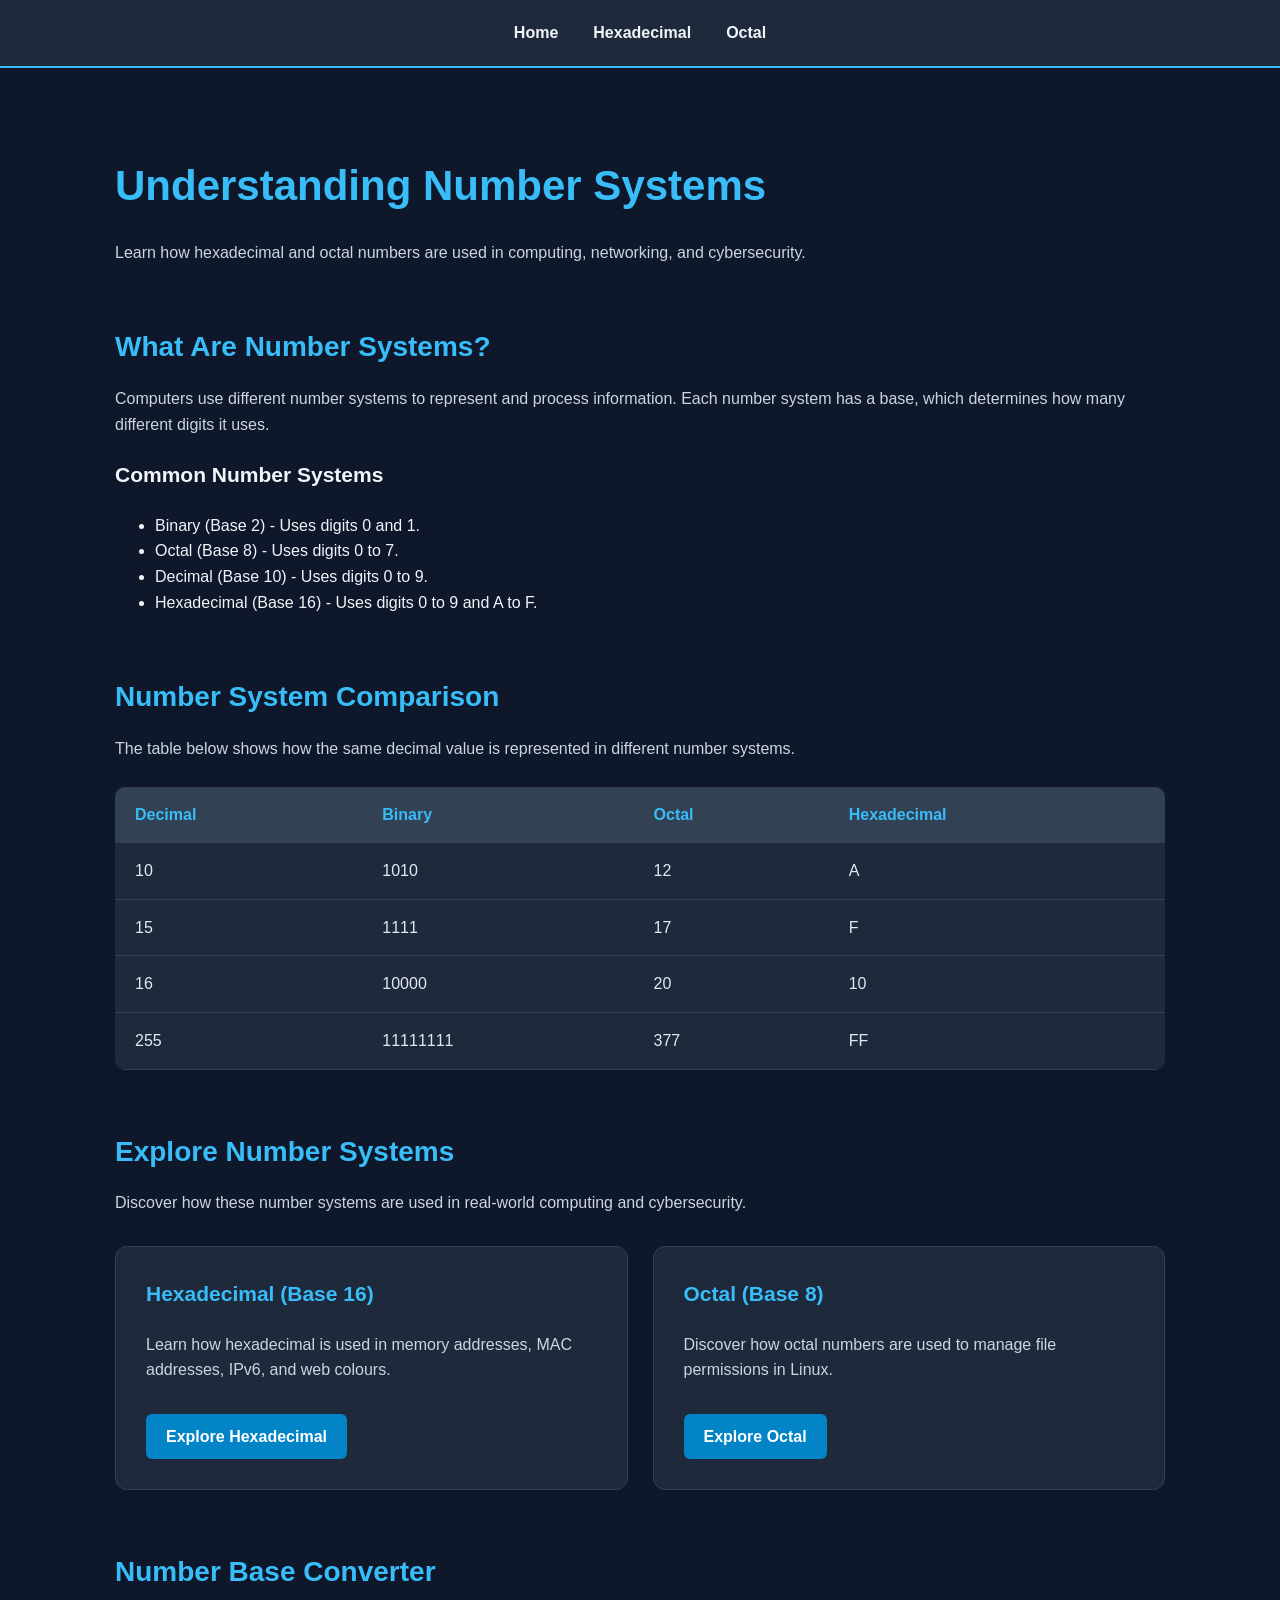
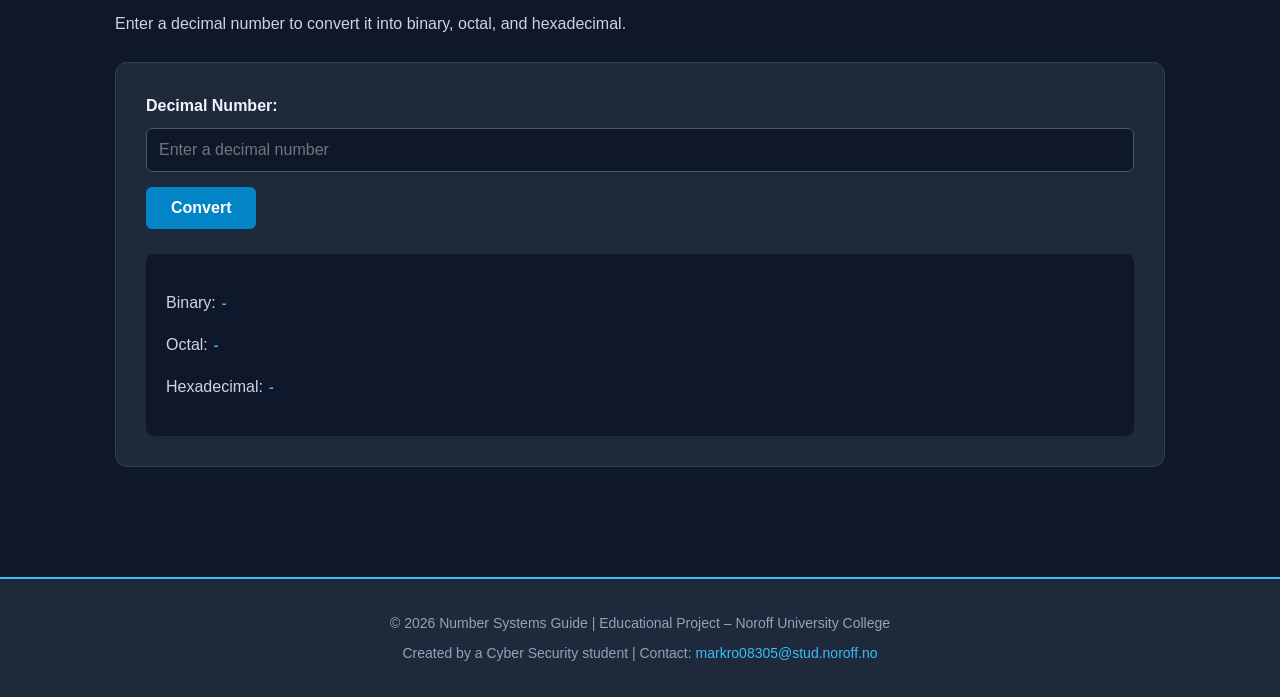
<file: index.html>
<!DOCTYPE html>

<html lang="en">

<head>
    <meta charset="UTF-8">
    <meta name="viewport" content="width=device-width, initial-scale=1.0">
    <title>Number Systems Guide</title>
    <link rel="stylesheet" href="css/style.css">
</head>



<body>
    <header>
        <nav>
            <a href="index.html">Home</a>
            <a href="hexadecimal.html">Hexadecimal</a>
            <a href="octal.html">Octal</a>
        </nav>
    </header>
    
<main>

    <section id="introduction">
        <h1>Understanding Number Systems</h1>
        <p>
            Learn how hexadecimal and octal numbers are used
            in computing, networking, and cybersecurity.
        </p>
    </section>

<section id="number-systems">

    <h2>What Are Number Systems?</h2>
    <p>
        Computers use different number systems to represent
        and process information. Each number system has a
        base, which determines how many different digits
        it uses.
    </p>

    <h3>Common Number Systems</h3>
    <ul>
        <li>Binary (Base 2) - Uses digits 0 and 1.</li>
        <li>Octal (Base 8) - Uses digits 0 to 7.</li>
        <li>Decimal (Base 10) - Uses digits 0 to 9.</li>
        <li>Hexadecimal (Base 16) - Uses digits 0 to 9 and A to F.</li>
    </ul>

</section>

<section id="comparison">
    <h2>Number System Comparison</h2>
    <p>
        The table below shows how the same decimal
        value is represented in different number systems.
    </p>

    <table>
        <thead>
            <tr>
                <th scope="col">Decimal</th>
                <th scope="col">Binary</th>
                <th scope="col">Octal</th>
                <th scope="col">Hexadecimal</th>
            </tr>
        </thead>
        <tbody>
            <tr>
                <td>10</td>
                <td>1010</td>
                <td>12</td>
                <td>A</td>
            </tr>
            <tr>
                <td>15</td>
                <td>1111</td>
                <td>17</td>
                <td>F</td>
            </tr>
            <tr>
                <td>16</td>
                <td>10000</td>
                <td>20</td>
                <td>10</td>
            </tr>
            <tr>
                <td>255</td>
                <td>11111111</td>
                <td>377</td>
                <td>FF</td>
            </tr>
        </tbody>
    </table>
</section>


<section id="explore">
    <h2>Explore Number Systems</h2>
    <p>
        Discover how these number systems are used
        in real-world computing and cybersecurity.
    </p>

    <div class="card-container">
        <article class="card">
            <h3>Hexadecimal (Base 16)</h3>
            <p>
                Learn how hexadecimal is used in
                memory addresses, MAC addresses,
                IPv6, and web colours.
            </p>
            <a href="hexadecimal.html">Explore Hexadecimal</a>
        </article>

        <article class="card">
            <h3>Octal (Base 8)</h3>
            <p>
                Discover how octal numbers are used
                to manage file permissions in Linux.
            </p>
            <a href="octal.html">Explore Octal</a>
        </article>
    </div>
</section>

<section id="converter">
    <h2>Number Base Converter</h2>

    <p>
        Enter a decimal number to convert it into
        binary, octal, and hexadecimal.
    </p>

    <div class="converter-container">
        <label for="decimal-input">Decimal Number:</label>

        <input
            type="number"
            id="decimal-input"
            min="0"
            step="1"
            placeholder="Enter a decimal number"
        >

        <button id="convert-button" type="button">
            Convert
        </button>

        <div id="conversion-results">
            <p>Binary: <span id="binary-result">-</span></p>
            <p>Octal: <span id="octal-result">-</span></p>
            <p>Hexadecimal: <span id="hex-result">-</span></p>
        </div>
    </div>
</section>


</main>

<footer>
    <p>
        &copy; 2026 Number Systems Guide |
        Educational Project – Noroff University College
    </p>
    <p>
        Created by a Cyber Security student |
        Contact: <a href="mailto:markro08305@stud.noroff.no">
            markro08305@stud.noroff.no
        </a>
    </p>
</footer>

<script src="js/script.js"></script>

</body>

</html>
</file>
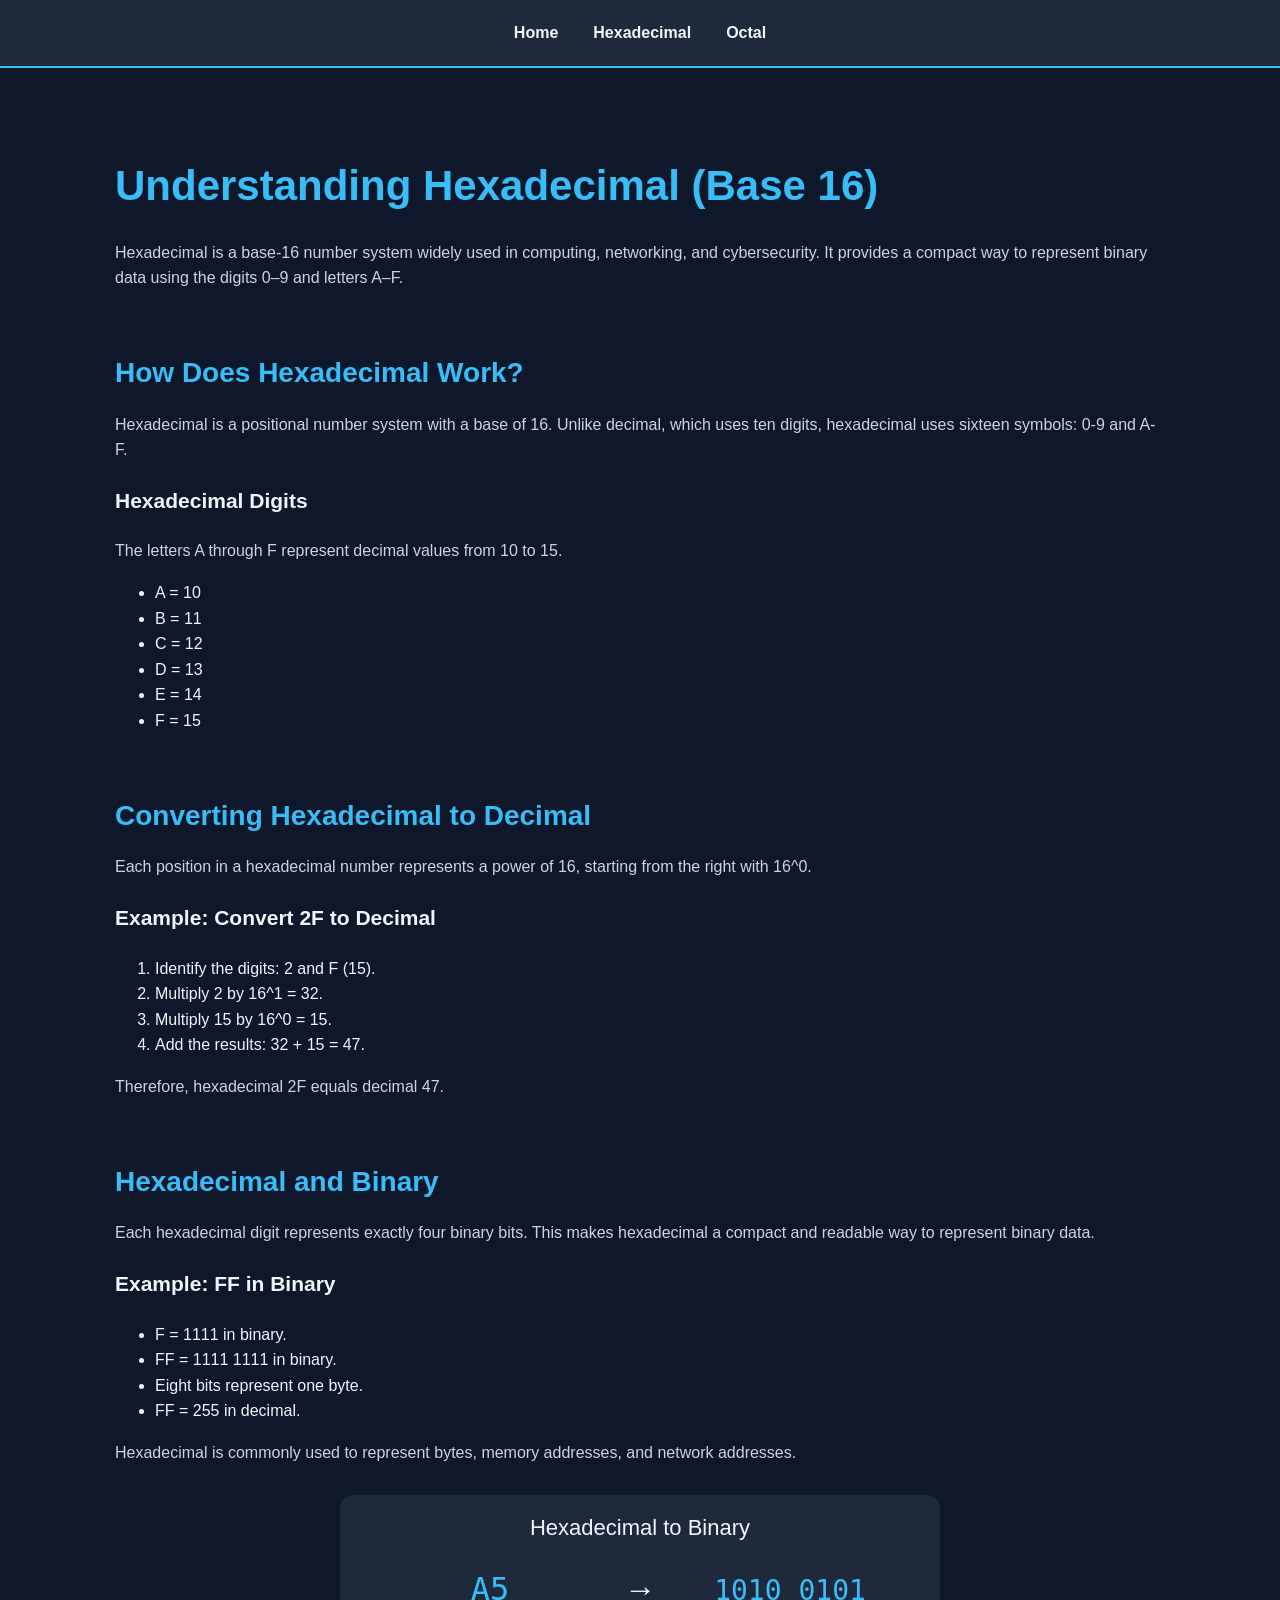
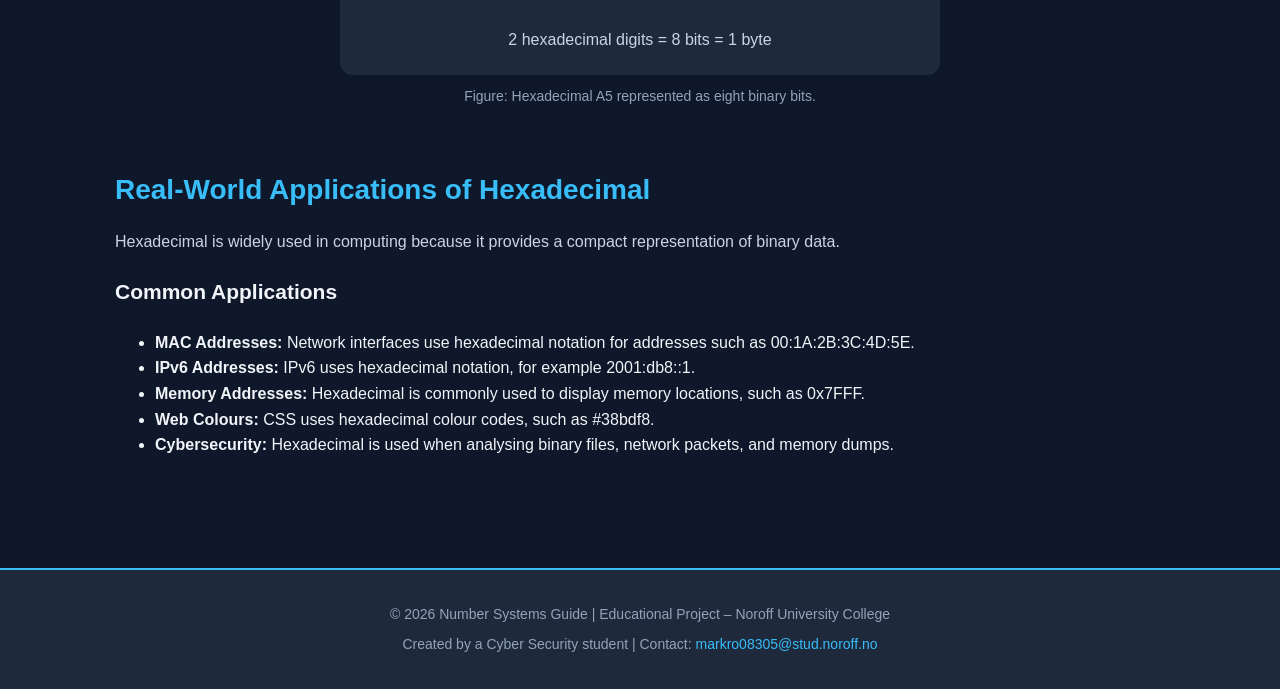
<file: hexadecimal.html>
<!DOCTYPE html>

<html lang="en">

<head>
    <meta charset="UTF-8">
    <meta name="viewport" content="width=device-width, initial-scale=1.0">
    <title>Hexadecimal Explained | Number Systems Guide</title>
    <link rel="stylesheet" href="css/style.css">
</head>




<body>
    <header>
        <nav>
            <a href="index.html">Home</a>
            <a href="hexadecimal.html">Hexadecimal</a>
            <a href="octal.html">Octal</a>
        </nav>
    </header>
    
<main>

<section id="introduction">
    <h1>Understanding Hexadecimal (Base 16)</h1>
    <p>
        Hexadecimal is a base-16 number system widely used
        in computing, networking, and cybersecurity.
        It provides a compact way to represent binary
        data using the digits 0–9 and letters A–F.
    </p>
</section>

    
<section id="hex-basics">
    <h2>How Does Hexadecimal Work?</h2>

    <p>
        Hexadecimal is a positional number system with a
        base of 16. Unlike decimal, which uses ten digits,
        hexadecimal uses sixteen symbols:
        0-9 and A-F.
    </p>

    <h3>Hexadecimal Digits</h3>
    <p>
        The letters A through F represent decimal values
        from 10 to 15.
    </p>

    <ul>
        <li>A = 10</li>
        <li>B = 11</li>
        <li>C = 12</li>
        <li>D = 13</li>
        <li>E = 14</li>
        <li>F = 15</li>
    </ul>
</section>

<section id="hex-conversion">
    <h2>Converting Hexadecimal to Decimal</h2>

    <p>
        Each position in a hexadecimal number represents
        a power of 16, starting from the right with 16^0.
    </p>

    <h3>Example: Convert 2F to Decimal</h3>

    <ol>
        <li>Identify the digits: 2 and F (15).</li>
        <li>Multiply 2 by 16^1 = 32.</li>
        <li>Multiply 15 by 16^0 = 15.</li>
        <li>Add the results: 32 + 15 = 47.</li>
    </ol>

    <p>
        Therefore, hexadecimal 2F equals decimal 47.
    </p>
</section>

<section id="hex-binary">
    <h2>Hexadecimal and Binary</h2>

    <p>
        Each hexadecimal digit represents exactly four
        binary bits. This makes hexadecimal a compact
        and readable way to represent binary data.
    </p>

    <h3>Example: FF in Binary</h3>

    <ul>
        <li>F = 1111 in binary.</li>
        <li>FF = 1111 1111 in binary.</li>
        <li>Eight bits represent one byte.</li>
        <li>FF = 255 in decimal.</li>
    </ul>

    <p>
        Hexadecimal is commonly used to represent bytes,
        memory addresses, and network addresses.
    </p>


<figure class="diagram-figure">
    <img
        src="images/hexadecimal-diagram.svg"
        alt="Hexadecimal A5 converted to binary 1010 0101"
        width="600"
        height="180"
    >
    <figcaption>
        Figure: Hexadecimal A5 represented as eight binary bits.
    </figcaption>
</figure>

</section>

<section id="hex-applications">
    <h2>Real-World Applications of Hexadecimal</h2>

    <p>
        Hexadecimal is widely used in computing because
        it provides a compact representation of binary data.
    </p>

    <h3>Common Applications</h3>

    <ul>
        <li>
            <strong>MAC Addresses:</strong>
            Network interfaces use hexadecimal notation
            for addresses such as 00:1A:2B:3C:4D:5E.
        </li>

        <li>
            <strong>IPv6 Addresses:</strong>
            IPv6 uses hexadecimal notation, for example
            2001:db8::1.
        </li>

        <li>
            <strong>Memory Addresses:</strong>
            Hexadecimal is commonly used to display
            memory locations, such as 0x7FFF.
        </li>

        <li>
            <strong>Web Colours:</strong>
            CSS uses hexadecimal colour codes,
            such as #38bdf8.
        </li>

        <li>
            <strong>Cybersecurity:</strong>
            Hexadecimal is used when analysing binary
            files, network packets, and memory dumps.
        </li>
    </ul>
</section>

</main>

<footer>
    <p>
        &copy; 2026 Number Systems Guide |
        Educational Project – Noroff University College
    </p>
    <p>
        Created by a Cyber Security student |
        Contact: <a href="mailto:markro08305@stud.noroff.no">
            markro08305@stud.noroff.no
        </a>
    </p>
</footer>

</body>

</html>
</file>
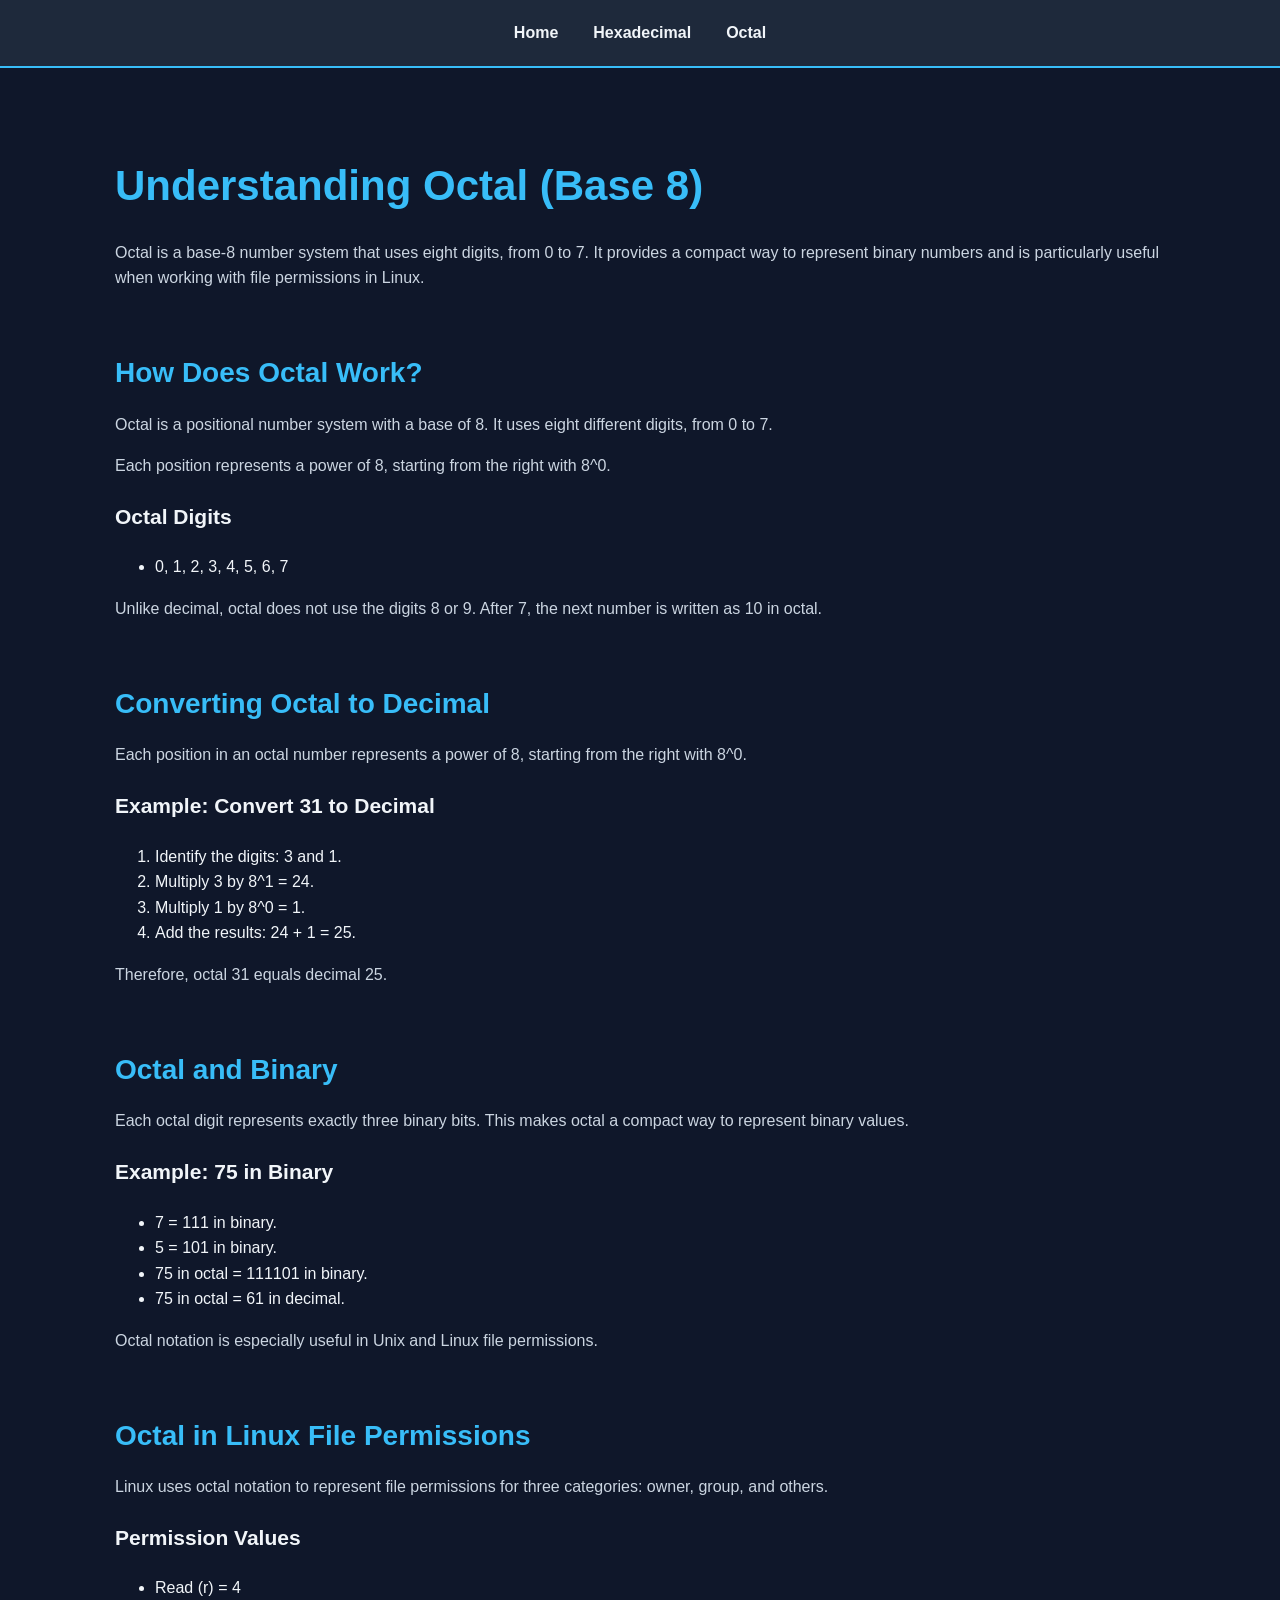
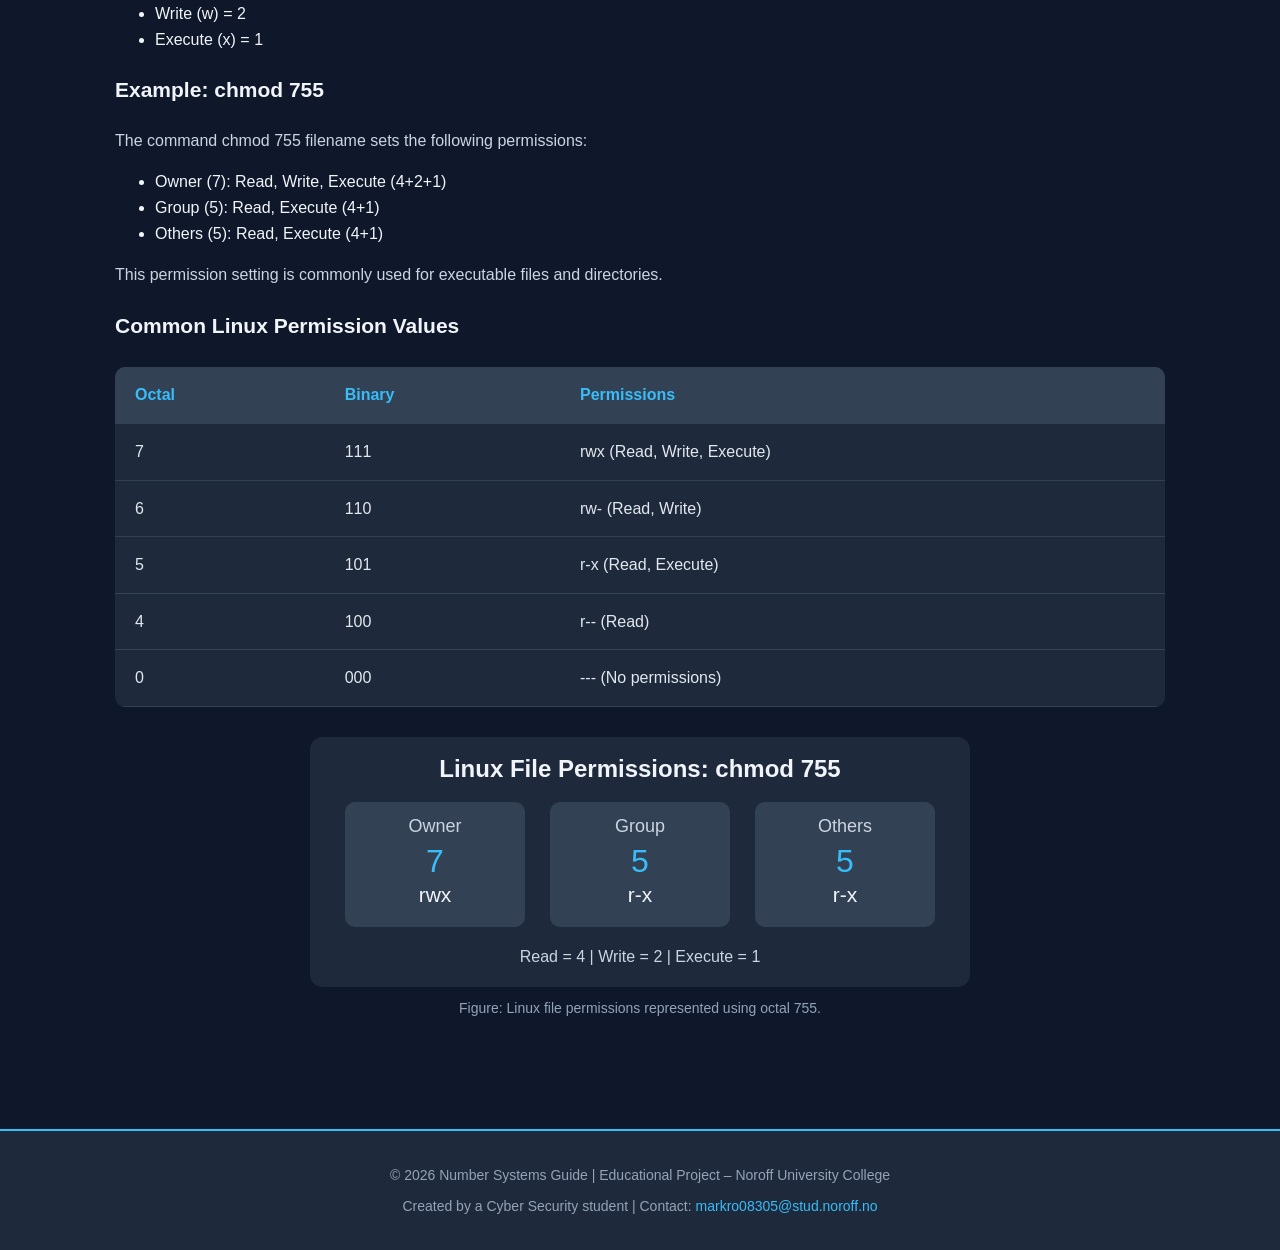
<file: octal.html>
<!DOCTYPE html>

<html lang="en">

<head>
    <meta charset="UTF-8">
    <meta name="viewport" content="width=device-width, initial-scale=1.0">
    <title>Octal Explained | Number Systems Guide</title>
    <link rel="stylesheet" href="css/style.css">
</head>




<body>
    <header>
        <nav>
            <a href="index.html">Home</a>
            <a href="hexadecimal.html">Hexadecimal</a>
            <a href="octal.html">Octal</a>
        </nav>
    </header>
    
<main>


<section id="introduction">
    <h1>Understanding Octal (Base 8)</h1>

    <p>
        Octal is a base-8 number system that uses
        eight digits, from 0 to 7. It provides a
        compact way to represent binary numbers
        and is particularly useful when working
        with file permissions in Linux.
    </p>
</section>


    

<section id="octal-basics">
    <h2>How Does Octal Work?</h2>

    <p>
        Octal is a positional number system with a
        base of 8. It uses eight different digits,
        from 0 to 7.
    </p>

    <p>
        Each position represents a power of 8,
        starting from the right with 8^0.
    </p>

    <h3>Octal Digits</h3>

    <ul>
        <li>0, 1, 2, 3, 4, 5, 6, 7</li>
    </ul>

    <p>
        Unlike decimal, octal does not use the
        digits 8 or 9. After 7, the next number
        is written as 10 in octal.
    </p>
</section>


<section id="octal-conversion">
    <h2>Converting Octal to Decimal</h2>

    <p>
        Each position in an octal number represents
        a power of 8, starting from the right with 8^0.
    </p>

    <h3>Example: Convert 31 to Decimal</h3>

    <ol>
        <li>Identify the digits: 3 and 1.</li>
        <li>Multiply 3 by 8^1 = 24.</li>
        <li>Multiply 1 by 8^0 = 1.</li>
        <li>Add the results: 24 + 1 = 25.</li>
    </ol>

    <p>
        Therefore, octal 31 equals decimal 25.
    </p>
</section>



<section id="octal-binary">
    <h2>Octal and Binary</h2>

    <p>
        Each octal digit represents exactly three
        binary bits. This makes octal a compact
        way to represent binary values.
    </p>

    <h3>Example: 75 in Binary</h3>

    <ul>
        <li>7 = 111 in binary.</li>
        <li>5 = 101 in binary.</li>
        <li>75 in octal = 111101 in binary.</li>
        <li>75 in octal = 61 in decimal.</li>
    </ul>

    <p>
        Octal notation is especially useful in
        Unix and Linux file permissions.
    </p>
</section>


<section id="linux-permissions">
    <h2>Octal in Linux File Permissions</h2>

    <p>
        Linux uses octal notation to represent
        file permissions for three categories:
        owner, group, and others.
    </p>

    <h3>Permission Values</h3>

    <ul>
        <li>Read (r) = 4</li>
        <li>Write (w) = 2</li>
        <li>Execute (x) = 1</li>
    </ul>

    <h3>Example: chmod 755</h3>

    <p>
        The command chmod 755 filename sets
        the following permissions:
    </p>

    <ul>
        <li>Owner (7): Read, Write, Execute (4+2+1)</li>
        <li>Group (5): Read, Execute (4+1)</li>
        <li>Others (5): Read, Execute (4+1)</li>
    </ul>

    <p>
        This permission setting is commonly used
        for executable files and directories.
    </p>

<h3>Common Linux Permission Values</h3>

<table>
    <thead>
        <tr>
            <th scope="col">Octal</th>
            <th scope="col">Binary</th>
            <th scope="col">Permissions</th>
        </tr>
    </thead>
    <tbody>
        <tr>
            <td>7</td>
            <td>111</td>
            <td>rwx (Read, Write, Execute)</td>
        </tr>
        <tr>
            <td>6</td>
            <td>110</td>
            <td>rw- (Read, Write)</td>
        </tr>
        <tr>
            <td>5</td>
            <td>101</td>
            <td>r-x (Read, Execute)</td>
        </tr>
        <tr>
            <td>4</td>
            <td>100</td>
            <td>r-- (Read)</td>
        </tr>
        <tr>
            <td>0</td>
            <td>000</td>
            <td>--- (No permissions)</td>
        </tr>
    </tbody>
</table>

<figure class="diagram-figure">
    <img
        src="images/linux-permissions.svg"
        alt="Linux chmod 755 permissions showing owner rwx, group r-x, and others r-x"
        width="660"
        height="250"
    >
    <figcaption>
        Figure: Linux file permissions represented using octal 755.
    </figcaption>
</figure>

</section>


</main>

<footer>
    <p>
        &copy; 2026 Number Systems Guide |
        Educational Project – Noroff University College
    </p>
    <p>
        Created by a Cyber Security student |
        Contact: <a href="mailto:markro08305@stud.noroff.no">
            markro08305@stud.noroff.no
        </a>
    </p>
</footer>

</body>

</html>
</file>
<file: css/style.css>
/* Global styles */
* {
    box-sizing: border-box;
}

body {
    margin: 0;
    padding: 0;
    background-color: #0f172a;
    color: #f1f5f9;
    font-family: Arial, Helvetica, sans-serif;
    line-height: 1.6;
}

/* Navigation bar */
header {
    background-color: #1e293b;
    padding: 20px 40px;
    border-bottom: 2px solid #38bdf8;
}

nav {
    display: flex;
    justify-content: center;
    gap: 35px;
}

nav a {
    color: #f1f5f9;
    text-decoration: none;
    font-weight: bold;
    transition: color 0.3s ease;
}

nav a:hover {
    color: #38bdf8;
}

/* Main content */
main {
    max-width: 1100px;
    margin: 0 auto;
    padding: 50px 25px;
}

/* Content sections */
section {
    margin-bottom: 60px;
}

/* Headings */
h1 {
    font-size: 42px;
    color: #38bdf8;
    margin-bottom: 20px;
}

h2 {
    font-size: 28px;
    color: #38bdf8;
    margin-bottom: 15px;
}

h3 {
    font-size: 21px;
    color: #f1f5f9;
}

/* Paragraphs */
p {
    color: #cbd5e1;
}

/* Number system comparison table */
table {
    width: 100%;
    border-collapse: collapse;
    margin-top: 25px;
    background-color: #1e293b;
    border-radius: 10px;
    overflow: hidden;
}

th, td {
    padding: 15px 20px;
    text-align: left;
    border-bottom: 1px solid #334155;
}

th {
    background-color: #334155;
    color: #38bdf8;
    font-weight: bold;
}

td {
    color: #e2e8f0;
}

tbody tr:hover {
    background-color: #334155;
}

/* Navigation cards */
.card-container {
    display: grid;
    grid-template-columns: repeat(2, 1fr);
    gap: 25px;
    margin-top: 30px;
}

.card {
    background-color: #1e293b;
    padding: 30px;
    border: 1px solid #334155;
    border-radius: 12px;
    transition: transform 0.3s ease,
                border-color 0.3s ease;
}

.card:hover {
    transform: translateY(-5px);
    border-color: #38bdf8;
}

.card h3 {
    color: #38bdf8;
    margin-top: 0;
}

.card a {
    display: inline-block;
    margin-top: 15px;
    padding: 10px 20px;
    background-color: #0284c7;
    color: #ffffff;
    text-decoration: none;
    border-radius: 6px;
    font-weight: bold;
}

.card a:hover {
    background-color: #0369a1;
}

/* Footer */
footer {
    background-color: #1e293b;
    text-align: center;
    padding: 25px 20px;
    border-top: 2px solid #38bdf8;
}

footer p {
    color: #94a3b8;
    font-size: 14px;
    margin: 8px 0;
}

footer a {
    color: #38bdf8;
    text-decoration: none;
}

footer a:hover {
    text-decoration: underline;
}

/* Responsive design for mobile devices */
@media (max-width: 768px) {

    main {
        padding: 30px 15px;
    }

    h1 {
        font-size: 30px;
    }

    h2 {
        font-size: 24px;
    }

    nav {
        flex-wrap: wrap;
        gap: 15px;
    }

    header {
        padding: 15px;
    }

    .card-container {
        grid-template-columns: 1fr;
    }

    table {
        display: block;
        overflow-x: auto;
    }
}



/* Diagram images */
.diagram-figure {
    margin: 30px 0;
    text-align: center;
}

.diagram-figure img {
    display: block;
    max-width: 100%;
    height: auto;
    margin: 0 auto;
    border-radius: 12px;
}

.diagram-figure figcaption {
    color: #94a3b8;
    font-size: 14px;
    margin-top: 10px;
}

/* Number Base Converter */
.converter-container {
    background-color: #1e293b;
    padding: 30px;
    border: 1px solid #334155;
    border-radius: 12px;
    margin-top: 25px;
}

.converter-container label {
    display: block;
    margin-bottom: 10px;
    font-weight: bold;
    color: #f1f5f9;
}

.converter-container input {
    width: 100%;
    padding: 12px;
    border: 1px solid #475569;
    border-radius: 6px;
    background-color: #0f172a;
    color: #f1f5f9;
    font-size: 16px;
    margin-bottom: 15px;
}

#convert-button {
    background-color: #0284c7;
    color: #ffffff;
    border: none;
    border-radius: 6px;
    padding: 12px 25px;
    font-size: 16px;
    font-weight: bold;
    cursor: pointer;
    transition: background-color 0.3s ease;
}

#convert-button:hover {
    background-color: #0369a1;
}

#conversion-results {
    margin-top: 25px;
    padding: 20px;
    background-color: #0f172a;
    border-radius: 8px;
}

#conversion-results span {
    color: #38bdf8;
    font-family: monospace;
    font-weight: bold;
}
</file>
